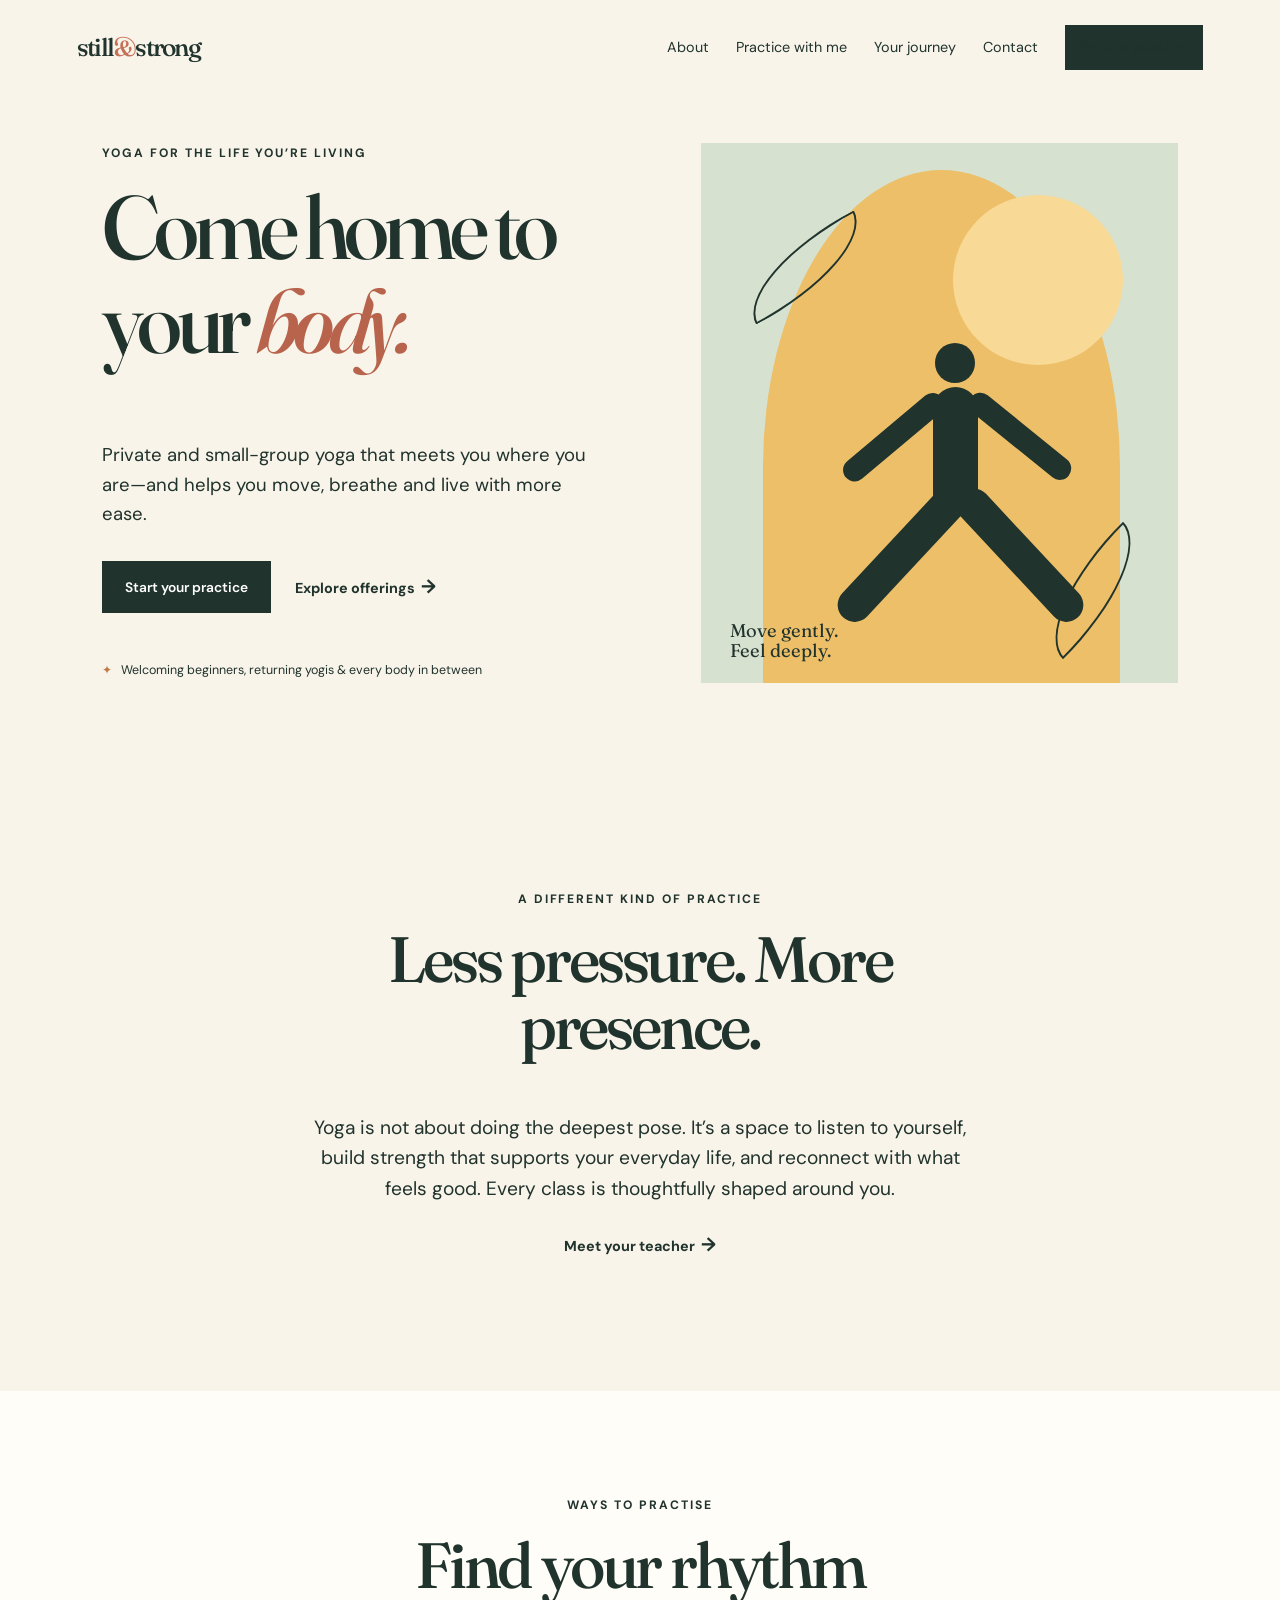
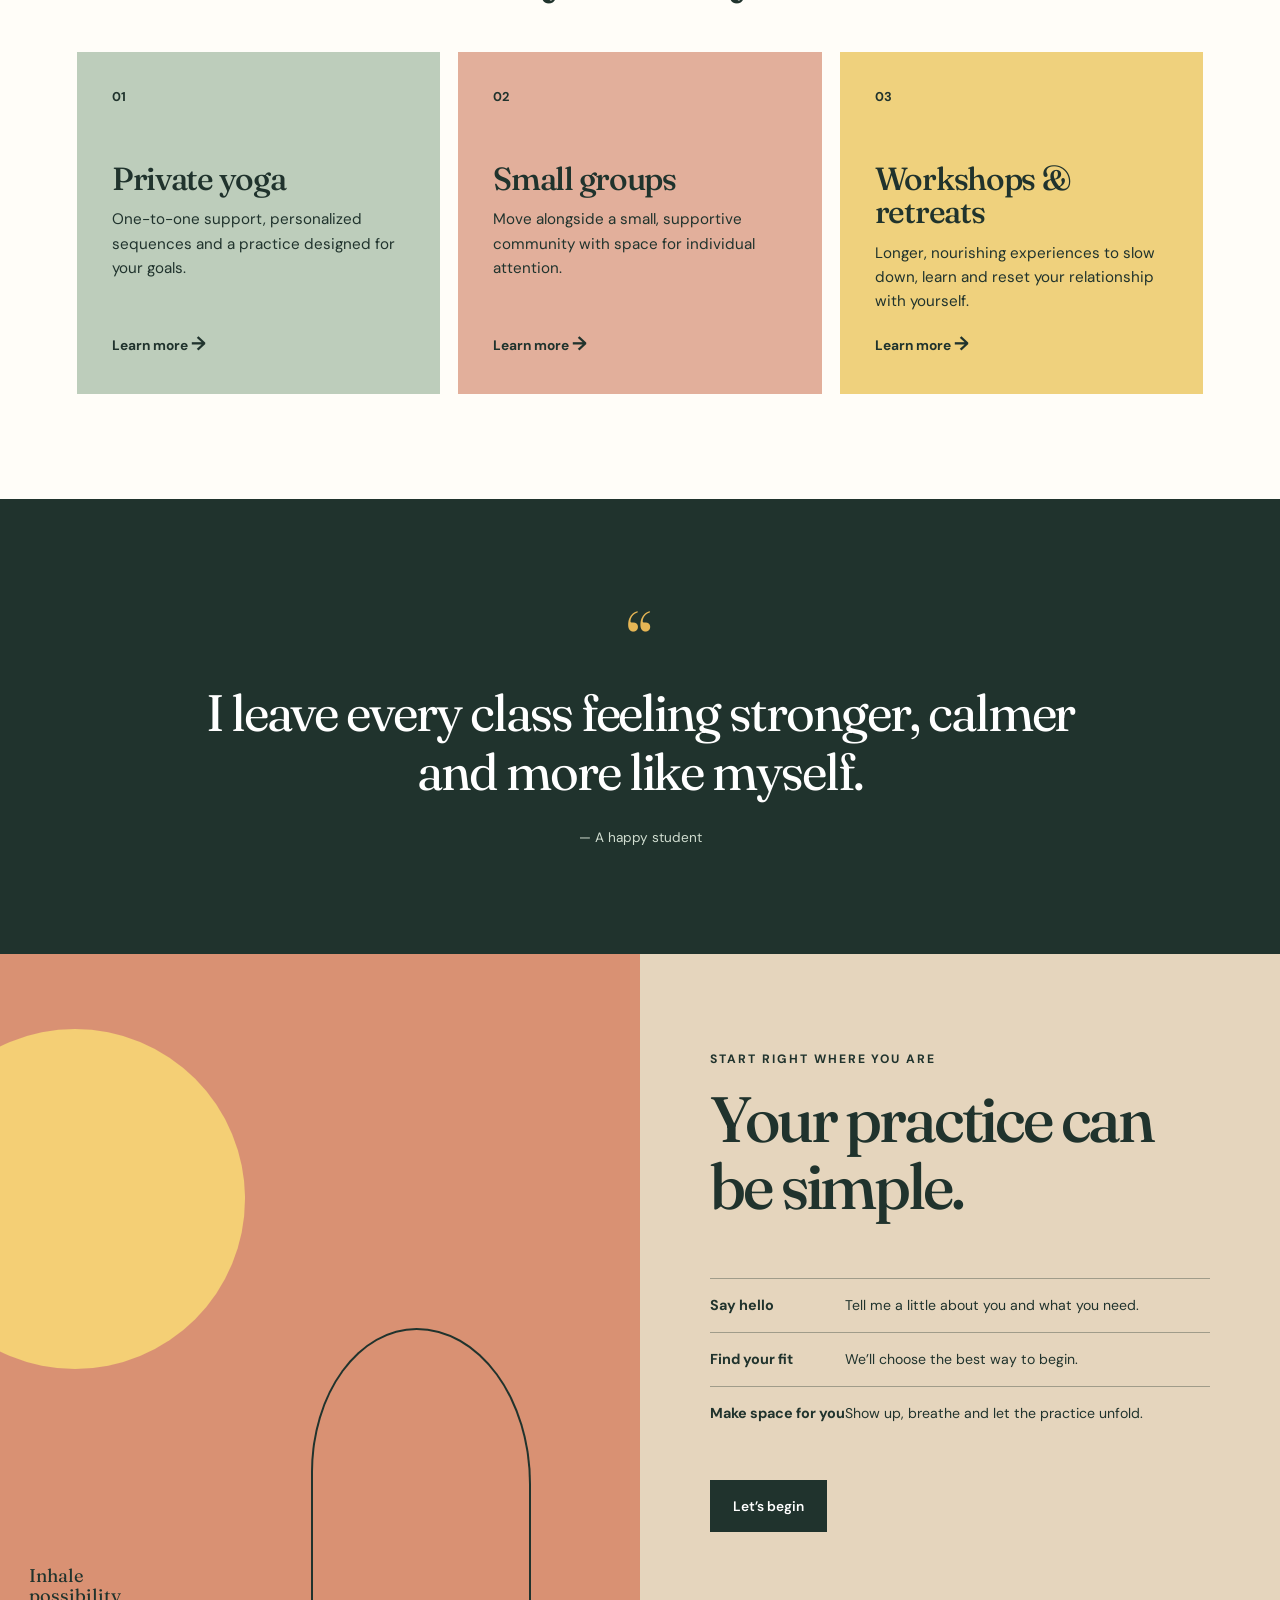
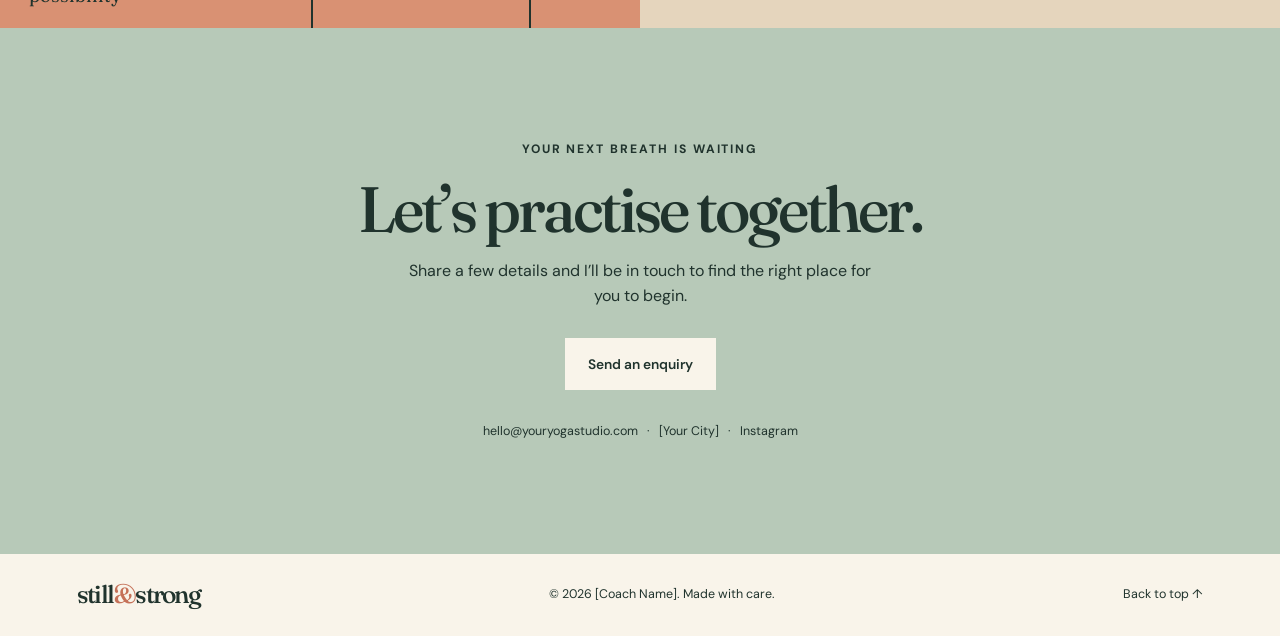
<file: https-www-doyogawithme-com-https-www/index.html>
<!doctype html>
<html lang="en">
  <head>
    <meta charset="UTF-8" />
    <meta name="viewport" content="width=device-width, initial-scale=1.0" />
    <meta name="description" content="Personal yoga coaching for strength, calm and confidence." />
    <title>Still & Strong — Yoga with [Coach Name]</title>
    <link rel="preconnect" href="https://fonts.googleapis.com" />
    <link rel="preconnect" href="https://fonts.gstatic.com" crossorigin />
    <link href="https://fonts.googleapis.com/css2?family=DM+Sans:wght@400;500;600;700&family=Fraunces:opsz,wght@9..144,400;9..144,500;9..144,600&display=swap" rel="stylesheet" />
    <link rel="stylesheet" href="styles.css" />
  </head>
  <body>
    <header class="site-header">
      <a class="brand" href="#top" aria-label="Still and Strong home">still<span>&</span>strong</a>
      <button class="menu-toggle" aria-expanded="false" aria-controls="site-nav">Menu</button>
      <nav id="site-nav" class="site-nav" aria-label="Main navigation">
        <a href="#about">About</a>
        <a href="#offerings">Practice with me</a>
        <a href="#journey">Your journey</a>
        <a href="#contact">Contact</a>
        <a class="button button-small" href="#contact">Book a session</a>
      </nav>
    </header>

    <main id="top">
      <section class="hero">
        <div class="hero-copy">
          <p class="eyebrow">Yoga for the life you’re living</p>
          <h1>Come home to your <em>body.</em></h1>
          <p class="hero-text">Private and small-group yoga that meets you where you are—and helps you move, breathe and live with more ease.</p>
          <div class="hero-actions">
            <a class="button" href="#contact">Start your practice</a>
            <a class="text-link" href="#offerings">Explore offerings <span>→</span></a>
          </div>
          <div class="hero-proof"><span class="sun">✦</span> Welcoming beginners, returning yogis &amp; every body in between</div>
        </div>
        <div class="hero-art" aria-label="Decorative illustration of a person practising yoga">
          <div class="arch"></div><div class="sun-circle"></div><div class="leaf leaf-one"></div><div class="leaf leaf-two"></div>
          <div class="yogi"><i class="head"></i><i class="body"></i><i class="arm arm-left"></i><i class="arm arm-right"></i><i class="leg leg-left"></i><i class="leg leg-right"></i></div>
          <p>Move gently.<br />Feel deeply.</p>
        </div>
      </section>

      <section class="intro" id="about">
        <p class="eyebrow">A different kind of practice</p>
        <h2>Less pressure. More presence.</h2>
        <p>Yoga is not about doing the deepest pose. It’s a space to listen to yourself, build strength that supports your everyday life, and reconnect with what feels good. Every class is thoughtfully shaped around you.</p>
        <a class="text-link" href="#contact">Meet your teacher <span>→</span></a>
      </section>

      <section class="offerings" id="offerings">
        <div class="section-heading"><p class="eyebrow">Ways to practise</p><h2>Find your rhythm</h2></div>
        <div class="cards">
          <article class="card card-sage"><span>01</span><h3>Private yoga</h3><p>One-to-one support, personalized sequences and a practice designed for your goals.</p><a href="#contact">Learn more <b>→</b></a></article>
          <article class="card card-clay"><span>02</span><h3>Small groups</h3><p>Move alongside a small, supportive community with space for individual attention.</p><a href="#contact">Learn more <b>→</b></a></article>
          <article class="card card-sun"><span>03</span><h3>Workshops &amp; retreats</h3><p>Longer, nourishing experiences to slow down, learn and reset your relationship with yourself.</p><a href="#contact">Learn more <b>→</b></a></article>
        </div>
      </section>

      <section class="quote"><div class="quote-mark">“</div><blockquote>I leave every class feeling stronger, calmer and more like myself.</blockquote><p>— A happy student</p></section>

      <section class="journey" id="journey">
        <div class="journey-art"><div class="half-sun"></div><div class="line-art"></div><p>Inhale<br />possibility</p></div>
        <div class="journey-copy"><p class="eyebrow">Start right where you are</p><h2>Your practice can be simple.</h2><ol><li><strong>Say hello</strong><span>Tell me a little about you and what you need.</span></li><li><strong>Find your fit</strong><span>We’ll choose the best way to begin.</span></li><li><strong>Make space for you</strong><span>Show up, breathe and let the practice unfold.</span></li></ol><a class="button" href="#contact">Let’s begin</a></div>
      </section>

      <section class="contact" id="contact"><p class="eyebrow">Your next breath is waiting</p><h2>Let’s practise together.</h2><p>Share a few details and I’ll be in touch to find the right place for you to begin.</p><a class="button button-light" href="mailto:hello@youryogastudio.com">Send an enquiry</a><p class="contact-note">hello@youryogastudio.com &nbsp; · &nbsp; [Your City] &nbsp; · &nbsp; Instagram</p></section>
    </main>
    <footer><a class="brand" href="#top">still<span>&</span>strong</a><p>© 2026 [Coach Name]. Made with care.</p><a href="#top">Back to top ↑</a></footer>
    <script src="script.js"></script>
  </body>
</html>
</file>
<file: https-www-doyogawithme-com-https-www/styles.css>
:root{--ink:#20332d;--cream:#f9f4ea;--paper:#fffdf8;--sage:#bdcdbb;--clay:#d99379;--sun:#e6b655;--line:#d9d1c4}*{box-sizing:border-box}html{scroll-behavior:smooth}body{margin:0;background:var(--cream);color:var(--ink);font-family:"DM Sans",sans-serif;font-size:16px;line-height:1.6}h1,h2,h3,p{margin-top:0}h1,h2,h3,.brand{font-family:Fraunces,serif;font-weight:500;line-height:1.04}h1{font-size:clamp(3.8rem,7vw,6.8rem);letter-spacing:-.06em}h1 em{font-style:italic;color:#b8644c}h2{font-size:clamp(2.6rem,5vw,4.5rem);letter-spacing:-.05em}h3{font-size:2rem;letter-spacing:-.04em}.site-header{display:flex;align-items:center;justify-content:space-between;padding:25px 6vw;position:absolute;top:0;width:100%;z-index:2}.brand{text-decoration:none;color:var(--ink);font-size:1.55rem;letter-spacing:-.07em}.brand span{color:#c57158}.site-nav{display:flex;align-items:center;gap:27px}.site-nav>a{color:var(--ink);text-decoration:none;font-size:.9rem}.menu-toggle{display:none}.button{display:inline-block;border:1px solid var(--ink);background:var(--ink);color:#fff;text-decoration:none;padding:14px 22px;font-size:.86rem;font-weight:600;transition:.2s}.button:hover{transform:translateY(-2px);background:#385148}.button-small{padding:10px 15px}.hero{min-height:760px;display:grid;grid-template-columns:1.07fr .93fr;align-items:center;gap:4vw;padding:130px 8vw 65px;background:var(--cream)}.hero-copy{max-width:630px}.eyebrow{font-size:.76rem;text-transform:uppercase;letter-spacing:.16em;font-weight:700;margin-bottom:17px}.hero-text{font-size:1.16rem;max-width:490px;margin:25px 0 31px}.hero-actions{display:flex;align-items:center;gap:24px}.text-link{color:var(--ink);font-weight:700;text-decoration:none;font-size:.9rem}.text-link span{font-size:1.2rem;margin-left:3px}.hero-proof{font-size:.78rem;margin-top:48px;display:flex;align-items:center;gap:9px}.sun{color:#c47740}.hero-art,.journey-art{position:relative;background:#d7e1d0;overflow:hidden;height:540px}.arch{position:absolute;width:75%;height:110%;border-radius:50% 50% 0 0;background:#ecbf68;bottom:-15%;left:13%}.sun-circle{width:170px;height:170px;border-radius:50%;background:#f8d995;position:absolute;top:52px;right:55px}.leaf{position:absolute;border:2px solid var(--ink);border-radius:100% 0 100% 0;width:140px;height:55px;z-index:1}.leaf-one{left:7%;top:18%;transform:rotate(-28deg)}.leaf-two{right:3%;bottom:12%;transform:rotate(135deg)}.yogi{position:absolute;width:260px;height:320px;bottom:20px;left:26%;z-index:1}.yogi i{position:absolute;display:block;background:var(--ink);border-radius:100px}.head{height:40px;width:40px;top:0;left:110px}.body{height:130px;width:45px;top:44px;left:108px;border-radius:45%}.arm{height:125px;width:23px;top:54px;transform-origin:top}.arm-left{left:105px;transform:rotate(50deg)}.arm-right{left:135px;transform:rotate(-51deg)}.leg{height:170px;width:34px;top:150px;transform-origin:top}.leg-left{left:117px;transform:rotate(43deg)}.leg-right{left:120px;transform:rotate(-43deg)}.hero-art p,.journey-art p{position:absolute;bottom:21px;left:29px;font-family:Fraunces,serif;font-size:1.15rem;line-height:1.1;margin:0;z-index:2}.intro{text-align:center;max-width:800px;margin:auto;padding:130px 24px}.intro>p:not(.eyebrow){font-size:1.2rem;margin:25px auto;max-width:670px}.offerings{padding:105px 6vw;background:var(--paper)}.section-heading{text-align:center;margin-bottom:48px}.cards{display:grid;grid-template-columns:repeat(3,1fr);gap:18px;max-width:1200px;margin:auto}.card{padding:35px;min-height:310px;display:flex;flex-direction:column}.card span{font-size:.8rem;font-weight:700}.card h3{margin:55px 0 12px}.card p{font-size:.95rem}.card a{margin-top:auto;color:var(--ink);font-weight:700;text-decoration:none;font-size:.86rem}.card b{font-size:1.2rem}.card-sage{background:var(--sage)}.card-clay{background:#e2af9b}.card-sun{background:#efd17d}.quote{background:var(--ink);color:#fff;padding:105px 10vw;text-align:center}.quote-mark{font:5rem/1 Fraunces,serif;color:var(--sun)}blockquote{font:clamp(2rem,4vw,3.8rem)/1.14 Fraunces,serif;max-width:870px;margin:0 auto 26px;letter-spacing:-.04em}.quote p{color:#d0ddd0;margin:0;font-size:.85rem}.journey{display:grid;grid-template-columns:1fr 1fr;background:#e5d5bd}.journey-art{height:auto;min-height:620px;background:#d99173}.half-sun{position:absolute;width:340px;height:340px;border-radius:50%;background:#f4cf75;left:-95px;top:75px}.line-art{width:220px;height:300px;border:2px solid var(--ink);border-radius:48% 52% 0 0;position:absolute;bottom:0;right:17%;border-bottom:0}.journey-copy{padding:96px 11%;align-self:center}.journey-copy h2{max-width:450px}.journey ol{list-style:none;padding:5px 0;margin:35px 0}.journey li{border-top:1px solid rgba(32,51,45,.35);padding:15px 0;display:grid;grid-template-columns:135px 1fr;font-size:.88rem}.journey li strong{font-size:.9rem}.contact{text-align:center;background:#b7c9b8;padding:112px 24px}.contact h2{margin-bottom:15px}.contact>p:not(.eyebrow):not(.contact-note){max-width:470px;margin:0 auto 29px}.button-light{background:var(--cream);color:var(--ink);border-color:var(--cream)}.contact-note{margin:32px 0 0;font-size:.78rem}footer{display:flex;justify-content:space-between;align-items:center;padding:28px 6vw;background:var(--cream);font-size:.78rem}footer p{margin:0}footer>a:last-child{color:var(--ink);text-decoration:none}@media(max-width:760px){.site-header{padding:20px 6vw}.menu-toggle{display:block;border:0;background:transparent;font:600 .85rem "DM Sans";color:var(--ink)}.site-nav{display:none;position:absolute;top:75px;left:6vw;right:6vw;padding:20px;background:var(--paper);flex-direction:column;align-items:flex-start;box-shadow:0 10px 25px #20332d1a}.site-nav.open{display:flex}.hero{grid-template-columns:1fr;padding:130px 7vw 55px}.hero-art{height:410px}.cards,.journey{grid-template-columns:1fr}.card{min-height:260px}.journey-art{min-height:400px}.journey-copy{padding:75px 8vw}.journey li{grid-template-columns:1fr;gap:4px}footer{flex-wrap:wrap;gap:16px}.hero-proof{margin-top:35px}}
</file>
